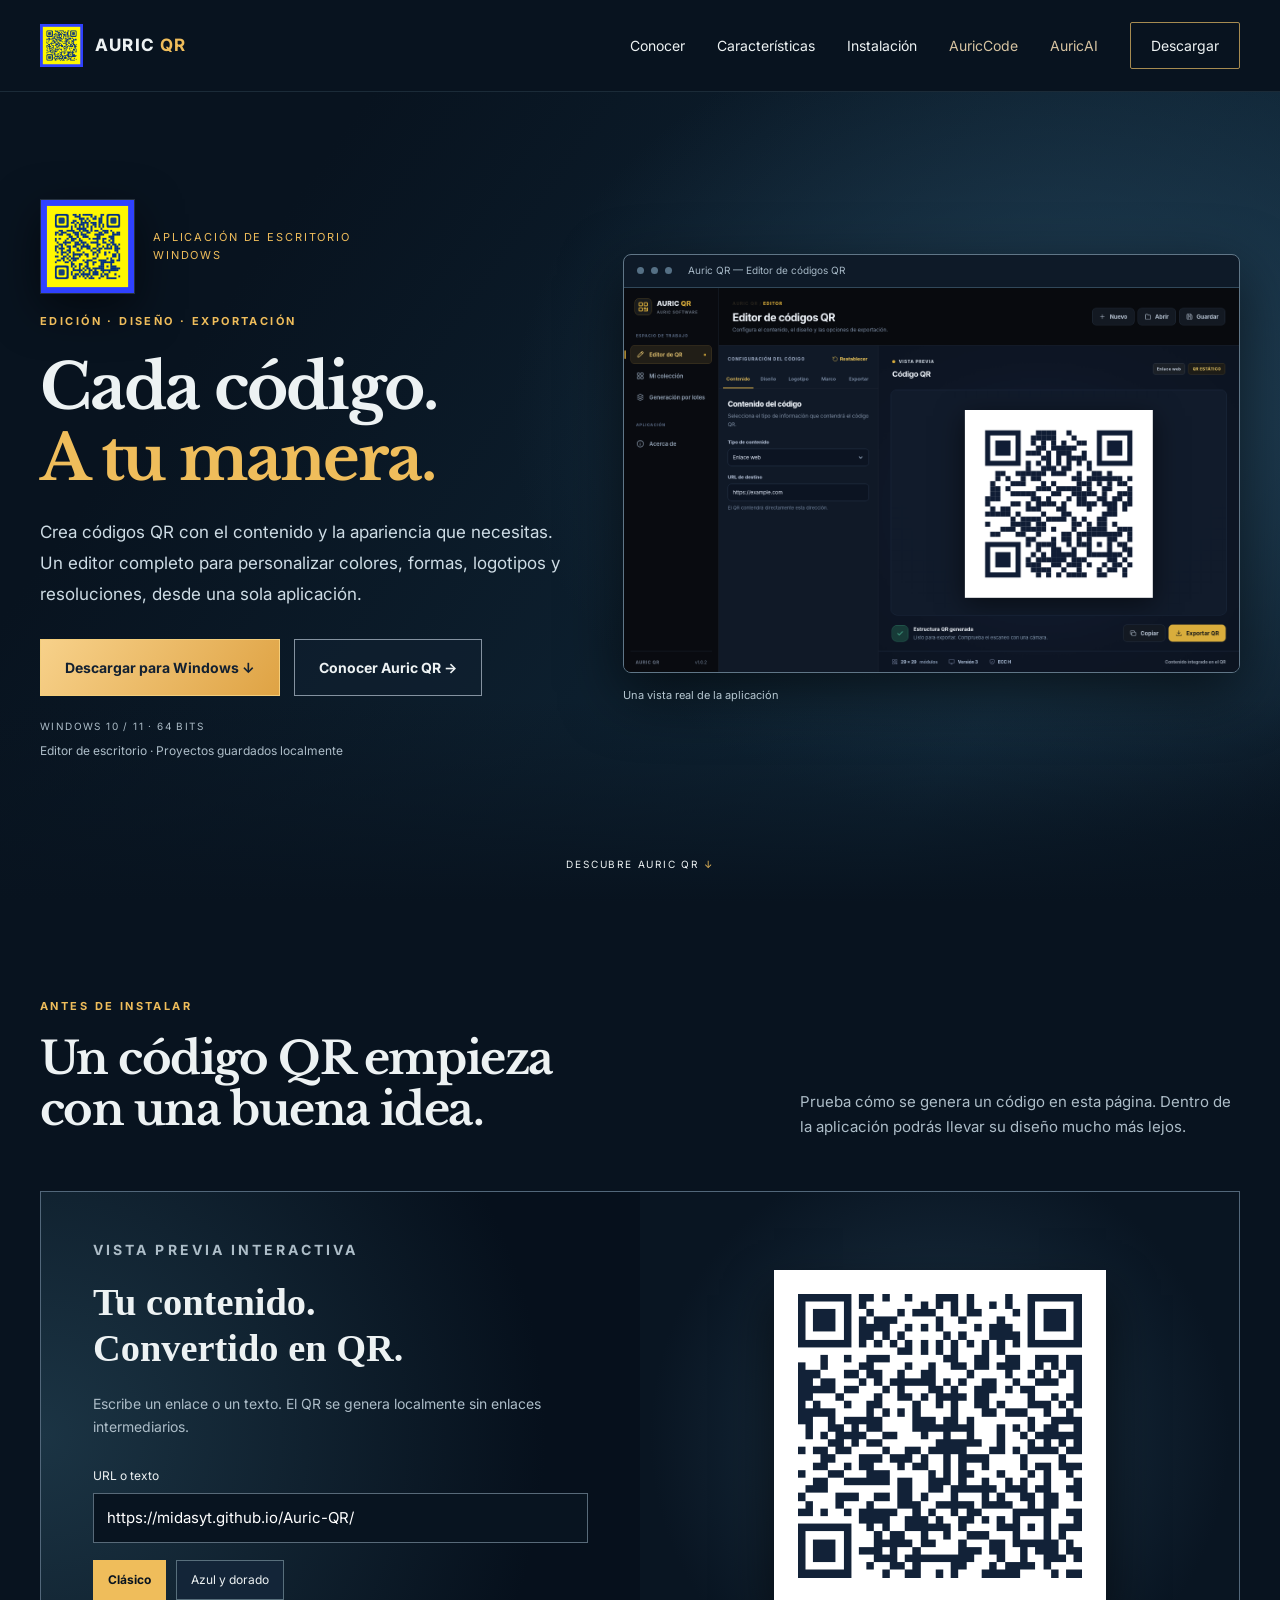
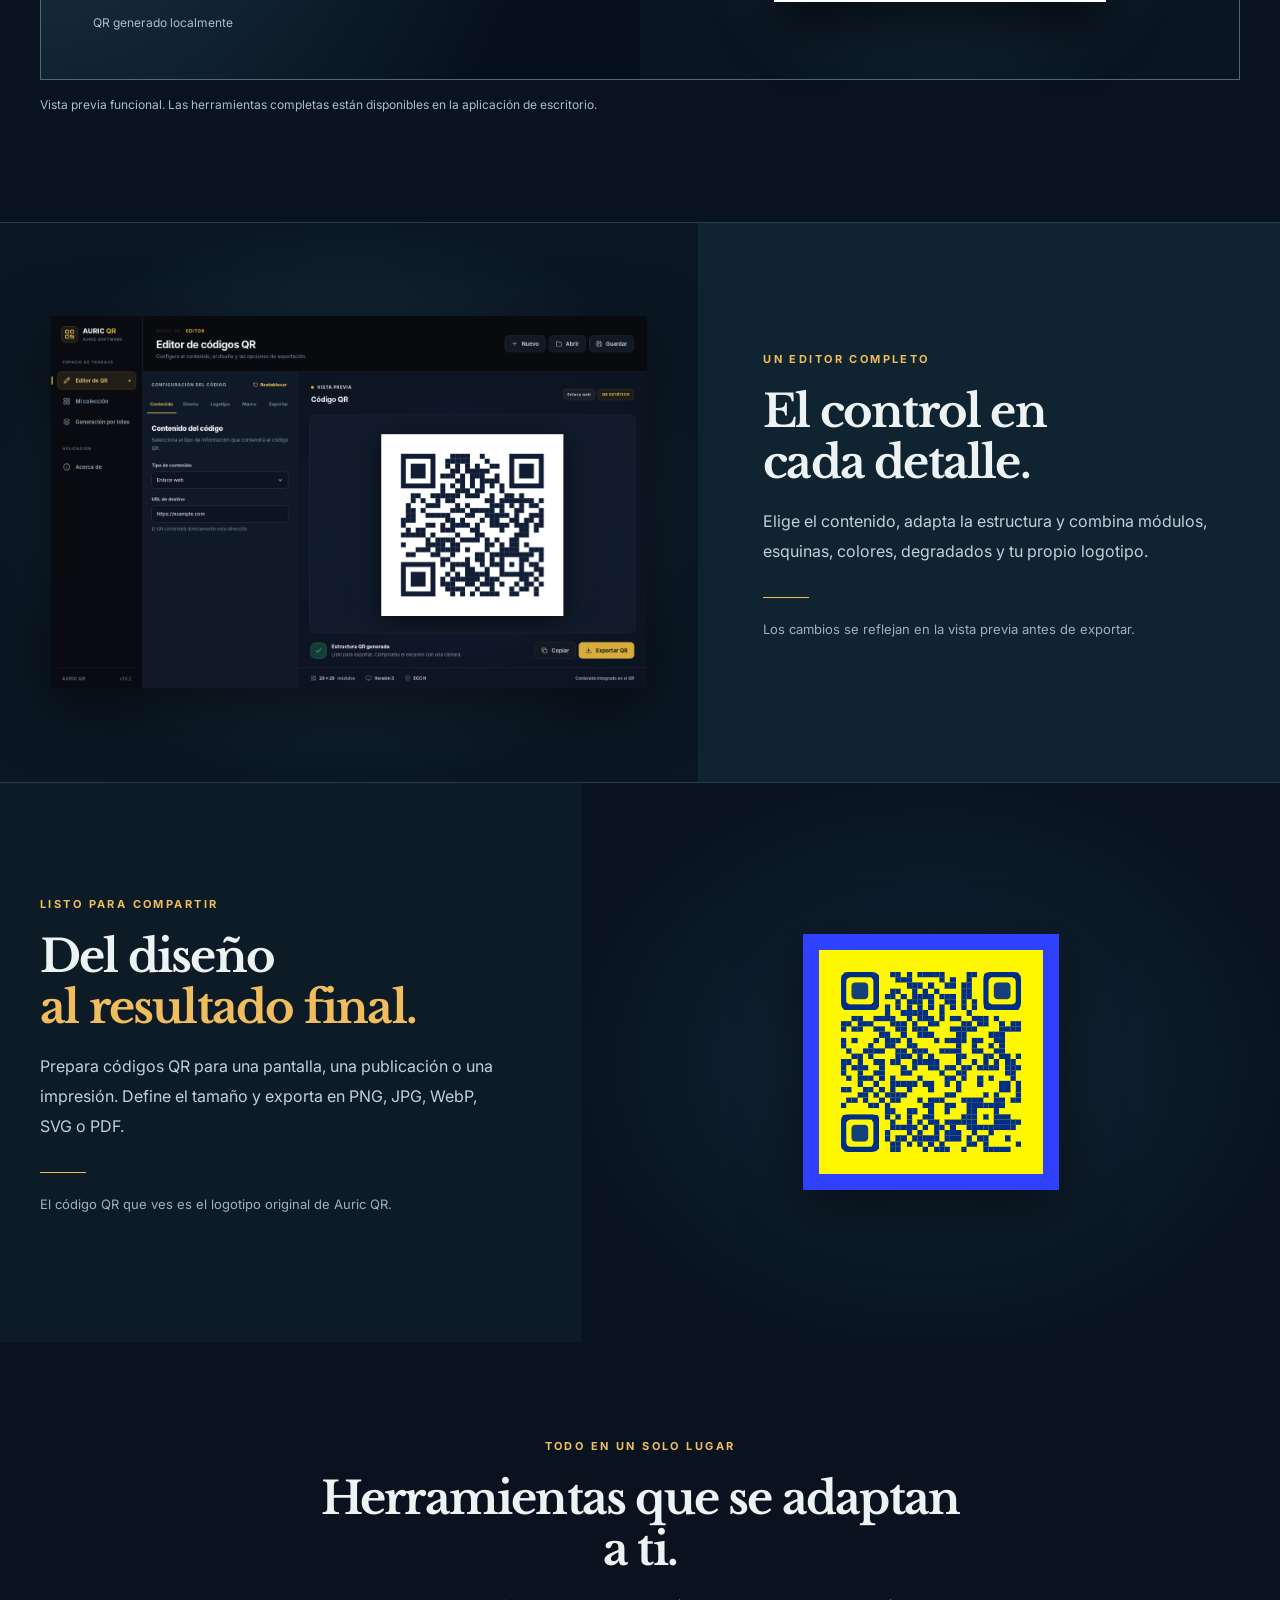
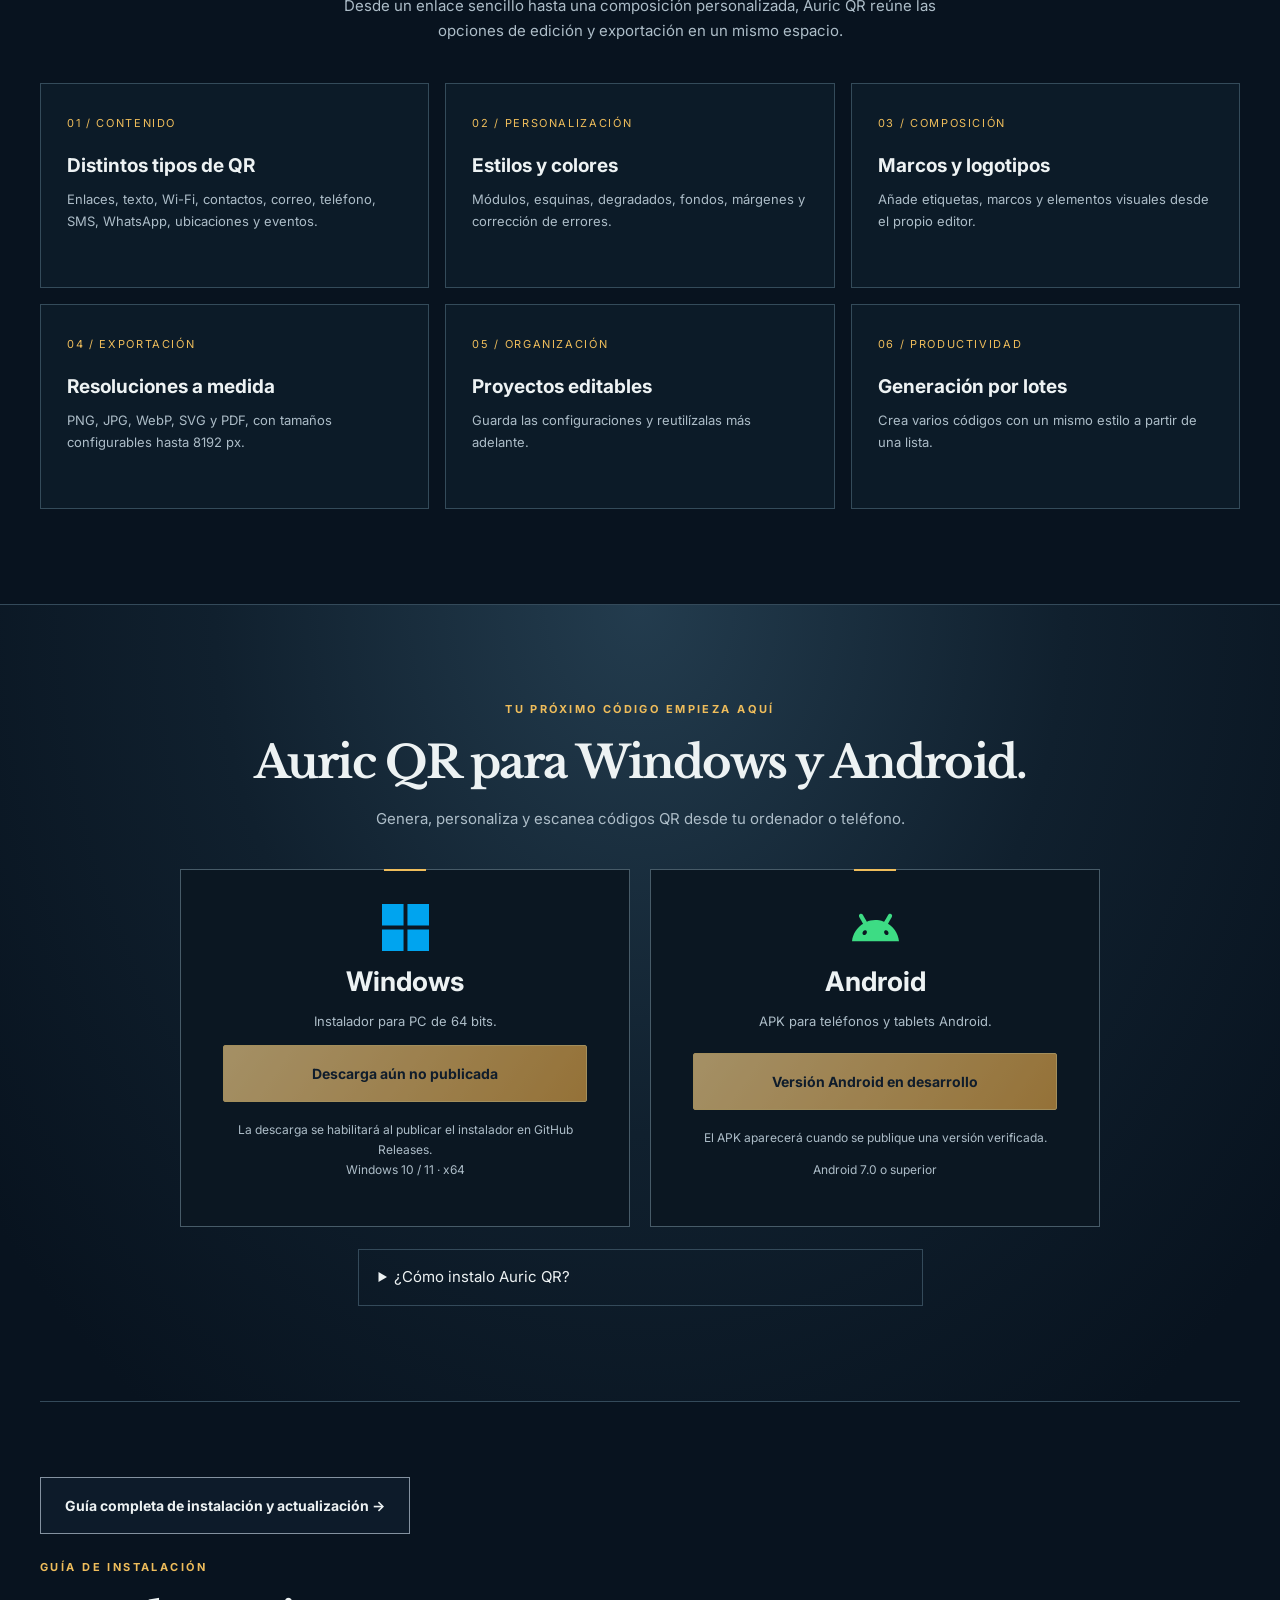
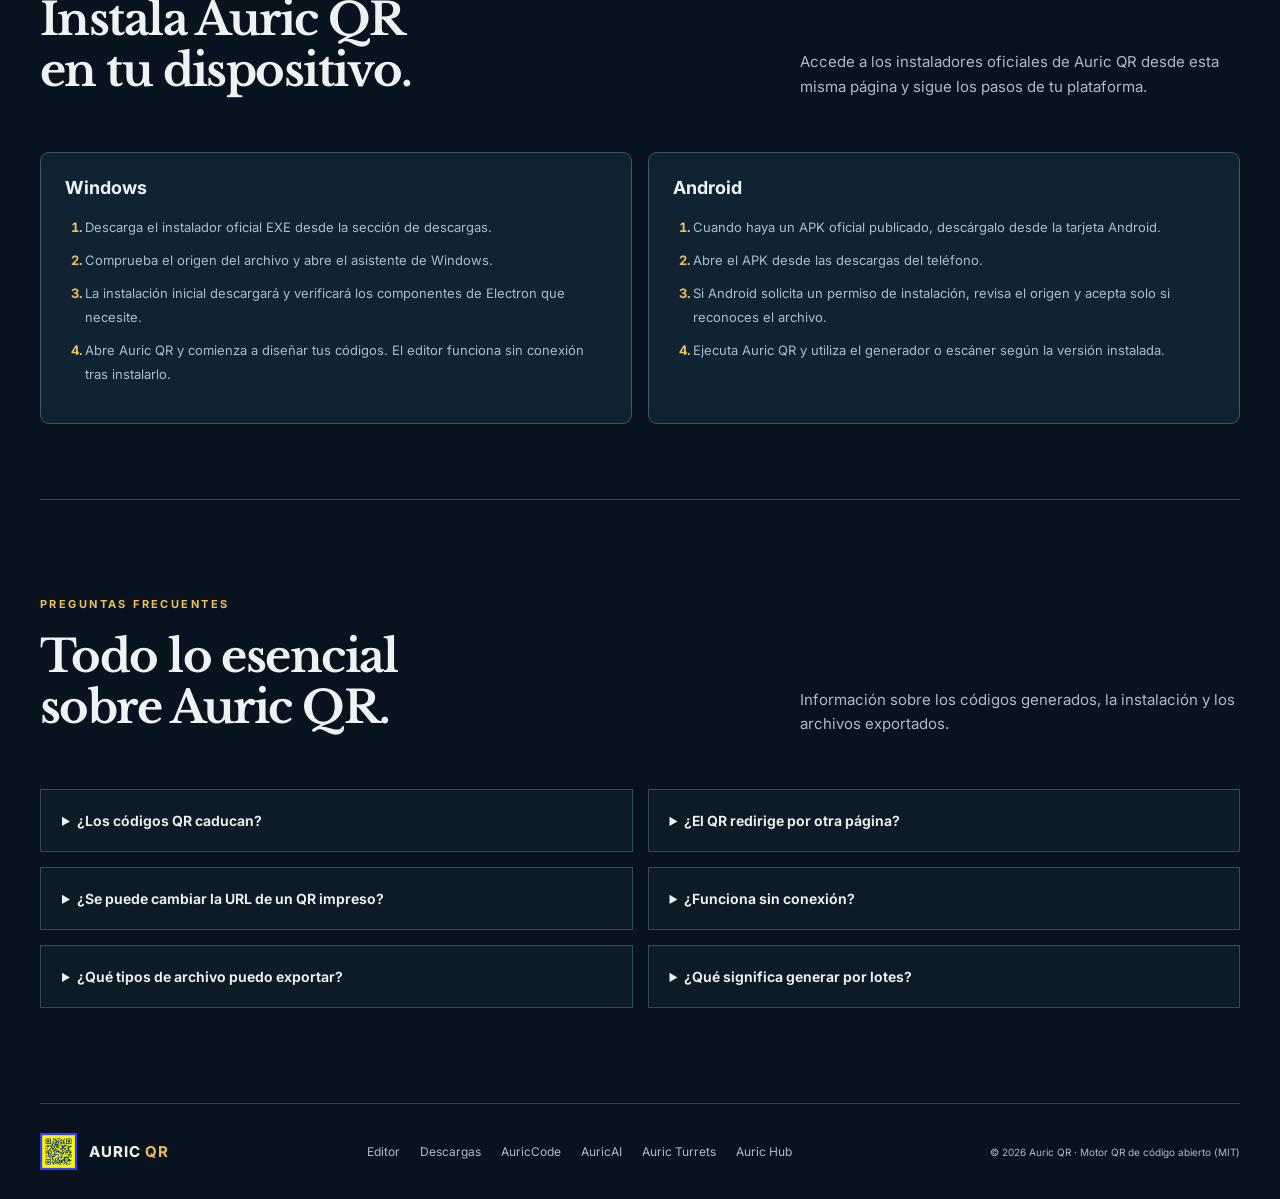
<file: index.html>
<!doctype html>
<html lang="es"><head><meta charset="utf-8"><meta name="viewport" content="width=device-width, initial-scale=1"><meta name="theme-color" content="#08131f"><meta name="description" content="Editor de códigos QR para Windows. Personalización, proyectos y exportación en múltiples formatos."><title>Auric QR — Diseña cada detalle</title><link rel="icon" href="assets/auric-qr-logo.png"><link rel="stylesheet" href="style.css"></head><body>
<header class="nav"><a href="#inicio" class="brand"><img src="assets/auric-qr-logo.png" width="43" height="43" alt=""><span>AURIC <b>QR</b></span></a><nav aria-label="Navegación principal"><a href="#conocer" class="hide-sm">Conocer</a><a href="#caracteristicas" class="hide-sm">Características</a><a href="#instalacion" class="hide-sm">Instalación</a><a class="hide-sm auric-sibling" href="https://auric-code-web.web.app/">AuricCode</a><a class="hide-sm auric-sibling" href="https://auric-ai-web.web.app/">AuricAI</a><a href="#descargar" class="nav-download">Descargar</a></nav></header>
<main>
<section id="inicio" class="hero"><div class="wrap hero-grid"><div class="hero-copy"><div class="hero-icon"><img src="assets/auric-qr-logo.png" width="256" height="256" alt="Logotipo oficial Auric QR"><span>APLICACIÓN DE ESCRITORIO<br>WINDOWS</span></div><p class="eyebrow">EDICIÓN · DISEÑO · EXPORTACIÓN</p><h1>Cada código.<br><em>A tu manera.</em></h1><p class="lead">Crea códigos QR con el contenido y la apariencia que necesitas. Un editor completo para personalizar colores, formas, logotipos y resoluciones, desde una sola aplicación.</p><div class="actions"><a href="#descargar" class="button gold">Descargar para Windows ↓</a><a href="#conocer" class="button glass">Conocer Auric QR →</a></div><p class="platforms">WINDOWS 10 / 11 · 64 BITS<span>Editor de escritorio · Proyectos guardados localmente</span></p></div><div><div class="screen-shell"><div class="screen-top"><i></i><i></i><i></i><span>Auric QR — Editor de códigos QR</span></div><img src="assets/auric-qr-editor.png" alt="Captura real de Auric QR con opciones del editor y código QR" width="1440" height="900"></div><p class="screen-note">Una vista real de la aplicación</p></div></div><a href="#conocer" class="explore">DESCUBRE AURIC QR <span>↓</span></a></section>
<section class="section wrap" id="conocer"><div class="section-heading"><div><p class="eyebrow">ANTES DE INSTALAR</p><h2>Un código QR empieza<br>con una buena idea.</h2></div><p>Prueba cómo se genera un código en esta página. Dentro de la aplicación podrás llevar su diseño mucho más lejos.</p></div><div class="demo-stage"><div class="demo-copy"><p class="eyebrow">VISTA PREVIA INTERACTIVA</p><h3>Tu contenido.<br>Convertido en QR.</h3><p>Escribe un enlace o un texto. El QR se genera localmente sin enlaces intermediarios.</p><label for="demo-input">URL o texto</label><input id="demo-input" type="text" maxlength="350" value="https://midasyt.github.io/Auric-QR/" spellcheck="false"><div class="demo-controls"><button id="classic" class="active" type="button">Clásico</button><button id="auric" type="button">Azul y dorado</button></div><div id="demo-status" class="demo-status" role="status">Código generado en el navegador.</div></div><div class="demo-preview"><div class="qr-paper" id="demo-qr" aria-label="QR de vista previa"></div></div></div><p class="small-foot">Vista previa funcional. Las herramientas completas están disponibles en la aplicación de escritorio.</p></section>
<section class="feature"><div class="feature-picture"><img src="assets/auric-qr-editor.png" width="1440" height="900" loading="lazy" alt="Interfaz real de Auric QR"></div><div class="feature-copy"><p class="eyebrow">UN EDITOR COMPLETO</p><h2>El control en<br>cada detalle.</h2><p>Elige el contenido, adapta la estructura y combina módulos, esquinas, colores, degradados y tu propio logotipo.</p><div class="small-rule"></div><p class="fine">Los cambios se reflejan en la vista previa antes de exportar.</p></div></section>
<section class="feature reverse"><div class="feature-picture"><img src="assets/auric-qr-logo.png" width="256" height="256" loading="lazy" alt="Logotipo QR original de la aplicación"></div><div class="feature-copy"><p class="eyebrow">LISTO PARA COMPARTIR</p><h2>Del diseño<br><em>al resultado final.</em></h2><p>Prepara códigos QR para una pantalla, una publicación o una impresión. Define el tamaño y exporta en PNG, JPG, WebP, SVG o PDF.</p><div class="small-rule"></div><p class="fine">El código QR que ves es el logotipo original de Auric QR.</p></div></section>
<section class="section wrap" id="caracteristicas"><div class="grid-head"><p class="eyebrow">TODO EN UN SOLO LUGAR</p><h2>Herramientas que se adaptan a ti.</h2><p>Desde un enlace sencillo hasta una composición personalizada, Auric QR reúne las opciones de edición y exportación en un mismo espacio.</p></div><div class="grid"><article class="tile"><span class="number">01 / CONTENIDO</span><h3>Distintos tipos de QR</h3><p>Enlaces, texto, Wi-Fi, contactos, correo, teléfono, SMS, WhatsApp, ubicaciones y eventos.</p></article><article class="tile"><span class="number">02 / PERSONALIZACIÓN</span><h3>Estilos y colores</h3><p>Módulos, esquinas, degradados, fondos, márgenes y corrección de errores.</p></article><article class="tile"><span class="number">03 / COMPOSICIÓN</span><h3>Marcos y logotipos</h3><p>Añade etiquetas, marcos y elementos visuales desde el propio editor.</p></article><article class="tile"><span class="number">04 / EXPORTACIÓN</span><h3>Resoluciones a medida</h3><p>PNG, JPG, WebP, SVG y PDF, con tamaños configurables hasta 8192 px.</p></article><article class="tile"><span class="number">05 / ORGANIZACIÓN</span><h3>Proyectos editables</h3><p>Guarda las configuraciones y reutilízalas más adelante.</p></article><article class="tile"><span class="number">06 / PRODUCTIVIDAD</span><h3>Generación por lotes</h3><p>Crea varios códigos con un mismo estilo a partir de una lista.</p></article></div></section>
<section class="section download-section" id="descargar"><div class="wrap"><p class="eyebrow">TU PRÓXIMO CÓDIGO EMPIEZA AQUÍ</p><h2>Auric QR para Windows y Android.</h2><p class="download-intro">Genera, personaliza y escanea códigos QR desde tu ordenador o teléfono.</p><div class="download-grid"><article class="download-card"><img class="platform-logo" src="assets/windows.svg" width="47" height="47" alt="Logo de Windows"><h3>Windows</h3><p>Instalador para PC de 64 bits.</p><a id="download-windows" aria-disabled="true" class="button gold">Comprobando versión disponible…</a><div class="download-info" id="release-info" role="status">Consultando la publicación oficial en GitHub Releases.</div><div class="download-info" id="release-size">Windows 10 / 11 · x64</div></article><article class="download-card"><img class="platform-logo" src="assets/android.svg" width="47" height="47" alt="Logo de Android"><h3>Android</h3><p>APK para teléfonos y tablets Android.</p><a id="download-android" class="button gold" aria-disabled="true">Versión Android en desarrollo</a><div class="download-info" id="android-release-info" role="status">El APK aparecerá cuando se publique una versión verificada.</div><div class="download-info" id="android-release-size">Android 7.0 o superior</div></article></div><details style="margin:22px auto 0;max-width:565px;text-align:left;border:1px solid #344a5a;padding:15px 20px"><summary>¿Cómo instalo Auric QR?</summary><p style="font-size:13px;color:var(--muted);margin:13px 0 0">Descarga y abre el instalador Windows. La primera instalación descarga y verifica Electron. Después puedes crear códigos QR sin conexión, sin instalar herramientas de programación.</p></details></div></section>
<section class="section wrap auric-install-guide" id="instalacion"><p style="margin:0 0 24px"><a class="button glass" href="instalar.html">Guía completa de instalación y actualización →</a></p><div class="section-heading"><div><p class="eyebrow">GUÍA DE INSTALACIÓN</p><h2>Instala Auric QR<br>en tu dispositivo.</h2></div><p>Accede a los instaladores oficiales de Auric QR desde esta misma página y sigue los pasos de tu plataforma.</p></div><div class="auric-install-grid"><article><h3>Windows</h3><ol><li>Descarga el instalador oficial EXE desde la sección de descargas.</li><li>Comprueba el origen del archivo y abre el asistente de Windows.</li><li>La instalación inicial descargará y verificará los componentes de Electron que necesite.</li><li>Abre Auric QR y comienza a diseñar tus códigos. El editor funciona sin conexión tras instalarlo.</li></ol></article><article><h3>Android</h3><ol><li>Cuando haya un APK oficial publicado, descárgalo desde la tarjeta Android.</li><li>Abre el APK desde las descargas del teléfono.</li><li>Si Android solicita un permiso de instalación, revisa el origen y acepta solo si reconoces el archivo.</li><li>Ejecuta Auric QR y utiliza el generador o escáner según la versión instalada.</li></ol></article></div></section>
<section class="section wrap" id="preguntas"><div class="section-heading"><div><p class="eyebrow">PREGUNTAS FRECUENTES</p><h2>Todo lo esencial<br>sobre Auric QR.</h2></div><p>Información sobre los códigos generados, la instalación y los archivos exportados.</p></div><div class="faq"><details><summary>¿Los códigos QR caducan?</summary><p>No. Son códigos estáticos. Si contienen una URL, esta dejará de funcionar solamente si el sitio de destino deja de estar disponible.</p></details><details><summary>¿El QR redirige por otra página?</summary><p>No. Auric QR codifica la dirección proporcionada directamente, sin incorporar enlaces intermediarios.</p></details><details><summary>¿Se puede cambiar la URL de un QR impreso?</summary><p>No. El contenido de los QR estáticos no puede editarse después de imprimirlos. Debes generar otro código.</p></details><details><summary>¿Funciona sin conexión?</summary><p>Después de instalar el editor puedes crear y exportar sin Internet. La instalación inicial necesita descargar Electron.</p></details><details><summary>¿Qué tipos de archivo puedo exportar?</summary><p>PNG, JPG, WebP, SVG y PDF. También puedes guardar proyectos editables.</p></details><details><summary>¿Qué significa generar por lotes?</summary><p>Crear varios códigos de una sola vez a partir de diferentes contenidos con un diseño compartido.</p></details></div></section>
</main>
<footer class="wrap footer"><a class="brand" href="#inicio"><img src="assets/auric-qr-logo.png" width="37" height="37" alt=""><span>AURIC <b>QR</b></span></a><div class="footer-links"><a href="#conocer">Editor</a><a href="#descargar">Descargas</a><a href="https://auric-code-web.web.app/">AuricCode</a><a href="https://auric-ai-web.web.app/">AuricAI</a><a href="https://auric-turrets.web.app/">Auric Turrets</a><a href="https://auric-hub.web.app/" target="_blank" rel="noopener noreferrer">Auric Hub</a></div><small>© 2026 Auric QR · Motor QR de código abierto (MIT)</small></footer><script>var QRCode;!function(){function a(a){this.mode=c.MODE_8BIT_BYTE,this.data=a,this.parsedData=[];for(var b=[],d=0,e=this.data.length;e>d;d++){var f=this.data.charCodeAt(d);f>65536?(b[0]=240|(1835008&f)>>>18,b[1]=128|(258048&f)>>>12,b[2]=128|(4032&f)>>>6,b[3]=128|63&f):f>2048?(b[0]=224|(61440&f)>>>12,b[1]=128|(4032&f)>>>6,b[2]=128|63&f):f>128?(b[0]=192|(1984&f)>>>6,b[1]=128|63&f):b[0]=f,this.parsedData=this.parsedData.concat(b)}this.parsedData.length!=this.data.length&&(this.parsedData.unshift(191),this.parsedData.unshift(187),this.parsedData.unshift(239))}function b(a,b){this.typeNumber=a,this.errorCorrectLevel=b,this.modules=null,this.moduleCount=0,this.dataCache=null,this.dataList=[]}function i(a,b){if(void 0==a.length)throw new Error(a.length+"/"+b);for(var c=0;c<a.length&&0==a[c];)c++;this.num=new Array(a.length-c+b);for(var d=0;d<a.length-c;d++)this.num[d]=a[d+c]}function j(a,b){this.totalCount=a,this.dataCount=b}function k(){this.buffer=[],this.length=0}function m(){return"undefined"!=typeof CanvasRenderingContext2D}function n(){var a=!1,b=navigator.userAgent;return/android/i.test(b)&&(a=!0,aMat=b.toString().match(/android ([0-9]\.[0-9])/i),aMat&&aMat[1]&&(a=parseFloat(aMat[1]))),a}function r(a,b){for(var c=1,e=s(a),f=0,g=l.length;g>=f;f++){var h=0;switch(b){case d.L:h=l[f][0];break;case d.M:h=l[f][1];break;case d.Q:h=l[f][2];break;case d.H:h=l[f][3]}if(h>=e)break;c++}if(c>l.length)throw new Error("Too long data");return c}function s(a){var b=encodeURI(a).toString().replace(/\%[0-9a-fA-F]{2}/g,"a");return b.length+(b.length!=a?3:0)}a.prototype={getLength:function(){return this.parsedData.length},write:function(a){for(var b=0,c=this.parsedData.length;c>b;b++)a.put(this.parsedData[b],8)}},b.prototype={addData:function(b){var c=new a(b);this.dataList.push(c),this.dataCache=null},isDark:function(a,b){if(0>a||this.moduleCount<=a||0>b||this.moduleCount<=b)throw new Error(a+","+b);return this.modules[a][b]},getModuleCount:function(){return this.moduleCount},make:function(){this.makeImpl(!1,this.getBestMaskPattern())},makeImpl:function(a,c){this.moduleCount=4*this.typeNumber+17,this.modules=new Array(this.moduleCount);for(var d=0;d<this.moduleCount;d++){this.modules[d]=new Array(this.moduleCount);for(var e=0;e<this.moduleCount;e++)this.modules[d][e]=null}this.setupPositionProbePattern(0,0),this.setupPositionProbePattern(this.moduleCount-7,0),this.setupPositionProbePattern(0,this.moduleCount-7),this.setupPositionAdjustPattern(),this.setupTimingPattern(),this.setupTypeInfo(a,c),this.typeNumber>=7&&this.setupTypeNumber(a),null==this.dataCache&&(this.dataCache=b.createData(this.typeNumber,this.errorCorrectLevel,this.dataList)),this.mapData(this.dataCache,c)},setupPositionProbePattern:function(a,b){for(var c=-1;7>=c;c++)if(!(-1>=a+c||this.moduleCount<=a+c))for(var d=-1;7>=d;d++)-1>=b+d||this.moduleCount<=b+d||(this.modules[a+c][b+d]=c>=0&&6>=c&&(0==d||6==d)||d>=0&&6>=d&&(0==c||6==c)||c>=2&&4>=c&&d>=2&&4>=d?!0:!1)},getBestMaskPattern:function(){for(var a=0,b=0,c=0;8>c;c++){this.makeImpl(!0,c);var d=f.getLostPoint(this);(0==c||a>d)&&(a=d,b=c)}return b},createMovieClip:function(a,b,c){var d=a.createEmptyMovieClip(b,c),e=1;this.make();for(var f=0;f<this.modules.length;f++)for(var g=f*e,h=0;h<this.modules[f].length;h++){var i=h*e,j=this.modules[f][h];j&&(d.beginFill(0,100),d.moveTo(i,g),d.lineTo(i+e,g),d.lineTo(i+e,g+e),d.lineTo(i,g+e),d.endFill())}return d},setupTimingPattern:function(){for(var a=8;a<this.moduleCount-8;a++)null==this.modules[a][6]&&(this.modules[a][6]=0==a%2);for(var b=8;b<this.moduleCount-8;b++)null==this.modules[6][b]&&(this.modules[6][b]=0==b%2)},setupPositionAdjustPattern:function(){for(var a=f.getPatternPosition(this.typeNumber),b=0;b<a.length;b++)for(var c=0;c<a.length;c++){var d=a[b],e=a[c];if(null==this.modules[d][e])for(var g=-2;2>=g;g++)for(var h=-2;2>=h;h++)this.modules[d+g][e+h]=-2==g||2==g||-2==h||2==h||0==g&&0==h?!0:!1}},setupTypeNumber:function(a){for(var b=f.getBCHTypeNumber(this.typeNumber),c=0;18>c;c++){var d=!a&&1==(1&b>>c);this.modules[Math.floor(c/3)][c%3+this.moduleCount-8-3]=d}for(var c=0;18>c;c++){var d=!a&&1==(1&b>>c);this.modules[c%3+this.moduleCount-8-3][Math.floor(c/3)]=d}},setupTypeInfo:function(a,b){for(var c=this.errorCorrectLevel<<3|b,d=f.getBCHTypeInfo(c),e=0;15>e;e++){var g=!a&&1==(1&d>>e);6>e?this.modules[e][8]=g:8>e?this.modules[e+1][8]=g:this.modules[this.moduleCount-15+e][8]=g}for(var e=0;15>e;e++){var g=!a&&1==(1&d>>e);8>e?this.modules[8][this.moduleCount-e-1]=g:9>e?this.modules[8][15-e-1+1]=g:this.modules[8][15-e-1]=g}this.modules[this.moduleCount-8][8]=!a},mapData:function(a,b){for(var c=-1,d=this.moduleCount-1,e=7,g=0,h=this.moduleCount-1;h>0;h-=2)for(6==h&&h--;;){for(var i=0;2>i;i++)if(null==this.modules[d][h-i]){var j=!1;g<a.length&&(j=1==(1&a[g]>>>e));var k=f.getMask(b,d,h-i);k&&(j=!j),this.modules[d][h-i]=j,e--,-1==e&&(g++,e=7)}if(d+=c,0>d||this.moduleCount<=d){d-=c,c=-c;break}}}},b.PAD0=236,b.PAD1=17,b.createData=function(a,c,d){for(var e=j.getRSBlocks(a,c),g=new k,h=0;h<d.length;h++){var i=d[h];g.put(i.mode,4),g.put(i.getLength(),f.getLengthInBits(i.mode,a)),i.write(g)}for(var l=0,h=0;h<e.length;h++)l+=e[h].dataCount;if(g.getLengthInBits()>8*l)throw new Error("code length overflow. ("+g.getLengthInBits()+">"+8*l+")");for(g.getLengthInBits()+4<=8*l&&g.put(0,4);0!=g.getLengthInBits()%8;)g.putBit(!1);for(;;){if(g.getLengthInBits()>=8*l)break;if(g.put(b.PAD0,8),g.getLengthInBits()>=8*l)break;g.put(b.PAD1,8)}return b.createBytes(g,e)},b.createBytes=function(a,b){for(var c=0,d=0,e=0,g=new Array(b.length),h=new Array(b.length),j=0;j<b.length;j++){var k=b[j].dataCount,l=b[j].totalCount-k;d=Math.max(d,k),e=Math.max(e,l),g[j]=new Array(k);for(var m=0;m<g[j].length;m++)g[j][m]=255&a.buffer[m+c];c+=k;var n=f.getErrorCorrectPolynomial(l),o=new i(g[j],n.getLength()-1),p=o.mod(n);h[j]=new Array(n.getLength()-1);for(var m=0;m<h[j].length;m++){var q=m+p.getLength()-h[j].length;h[j][m]=q>=0?p.get(q):0}}for(var r=0,m=0;m<b.length;m++)r+=b[m].totalCount;for(var s=new Array(r),t=0,m=0;d>m;m++)for(var j=0;j<b.length;j++)m<g[j].length&&(s[t++]=g[j][m]);for(var m=0;e>m;m++)for(var j=0;j<b.length;j++)m<h[j].length&&(s[t++]=h[j][m]);return s};for(var c={MODE_NUMBER:1,MODE_ALPHA_NUM:2,MODE_8BIT_BYTE:4,MODE_KANJI:8},d={L:1,M:0,Q:3,H:2},e={PATTERN000:0,PATTERN001:1,PATTERN010:2,PATTERN011:3,PATTERN100:4,PATTERN101:5,PATTERN110:6,PATTERN111:7},f={PATTERN_POSITION_TABLE:[[],[6,18],[6,22],[6,26],[6,30],[6,34],[6,22,38],[6,24,42],[6,26,46],[6,28,50],[6,30,54],[6,32,58],[6,34,62],[6,26,46,66],[6,26,48,70],[6,26,50,74],[6,30,54,78],[6,30,56,82],[6,30,58,86],[6,34,62,90],[6,28,50,72,94],[6,26,50,74,98],[6,30,54,78,102],[6,28,54,80,106],[6,32,58,84,110],[6,30,58,86,114],[6,34,62,90,118],[6,26,50,74,98,122],[6,30,54,78,102,126],[6,26,52,78,104,130],[6,30,56,82,108,134],[6,34,60,86,112,138],[6,30,58,86,114,142],[6,34,62,90,118,146],[6,30,54,78,102,126,150],[6,24,50,76,102,128,154],[6,28,54,80,106,132,158],[6,32,58,84,110,136,162],[6,26,54,82,110,138,166],[6,30,58,86,114,142,170]],G15:1335,G18:7973,G15_MASK:21522,getBCHTypeInfo:function(a){for(var b=a<<10;f.getBCHDigit(b)-f.getBCHDigit(f.G15)>=0;)b^=f.G15<<f.getBCHDigit(b)-f.getBCHDigit(f.G15);return(a<<10|b)^f.G15_MASK},getBCHTypeNumber:function(a){for(var b=a<<12;f.getBCHDigit(b)-f.getBCHDigit(f.G18)>=0;)b^=f.G18<<f.getBCHDigit(b)-f.getBCHDigit(f.G18);return a<<12|b},getBCHDigit:function(a){for(var b=0;0!=a;)b++,a>>>=1;return b},getPatternPosition:function(a){return f.PATTERN_POSITION_TABLE[a-1]},getMask:function(a,b,c){switch(a){case e.PATTERN000:return 0==(b+c)%2;case e.PATTERN001:return 0==b%2;case e.PATTERN010:return 0==c%3;case e.PATTERN011:return 0==(b+c)%3;case e.PATTERN100:return 0==(Math.floor(b/2)+Math.floor(c/3))%2;case e.PATTERN101:return 0==b*c%2+b*c%3;case e.PATTERN110:return 0==(b*c%2+b*c%3)%2;case e.PATTERN111:return 0==(b*c%3+(b+c)%2)%2;default:throw new Error("bad maskPattern:"+a)}},getErrorCorrectPolynomial:function(a){for(var b=new i([1],0),c=0;a>c;c++)b=b.multiply(new i([1,g.gexp(c)],0));return b},getLengthInBits:function(a,b){if(b>=1&&10>b)switch(a){case c.MODE_NUMBER:return 10;case c.MODE_ALPHA_NUM:return 9;case c.MODE_8BIT_BYTE:return 8;case c.MODE_KANJI:return 8;default:throw new Error("mode:"+a)}else if(27>b)switch(a){case c.MODE_NUMBER:return 12;case c.MODE_ALPHA_NUM:return 11;case c.MODE_8BIT_BYTE:return 16;case c.MODE_KANJI:return 10;default:throw new Error("mode:"+a)}else{if(!(41>b))throw new Error("type:"+b);switch(a){case c.MODE_NUMBER:return 14;case c.MODE_ALPHA_NUM:return 13;case c.MODE_8BIT_BYTE:return 16;case c.MODE_KANJI:return 12;default:throw new Error("mode:"+a)}}},getLostPoint:function(a){for(var b=a.getModuleCount(),c=0,d=0;b>d;d++)for(var e=0;b>e;e++){for(var f=0,g=a.isDark(d,e),h=-1;1>=h;h++)if(!(0>d+h||d+h>=b))for(var i=-1;1>=i;i++)0>e+i||e+i>=b||(0!=h||0!=i)&&g==a.isDark(d+h,e+i)&&f++;f>5&&(c+=3+f-5)}for(var d=0;b-1>d;d++)for(var e=0;b-1>e;e++){var j=0;a.isDark(d,e)&&j++,a.isDark(d+1,e)&&j++,a.isDark(d,e+1)&&j++,a.isDark(d+1,e+1)&&j++,(0==j||4==j)&&(c+=3)}for(var d=0;b>d;d++)for(var e=0;b-6>e;e++)a.isDark(d,e)&&!a.isDark(d,e+1)&&a.isDark(d,e+2)&&a.isDark(d,e+3)&&a.isDark(d,e+4)&&!a.isDark(d,e+5)&&a.isDark(d,e+6)&&(c+=40);for(var e=0;b>e;e++)for(var d=0;b-6>d;d++)a.isDark(d,e)&&!a.isDark(d+1,e)&&a.isDark(d+2,e)&&a.isDark(d+3,e)&&a.isDark(d+4,e)&&!a.isDark(d+5,e)&&a.isDark(d+6,e)&&(c+=40);for(var k=0,e=0;b>e;e++)for(var d=0;b>d;d++)a.isDark(d,e)&&k++;var l=Math.abs(100*k/b/b-50)/5;return c+=10*l}},g={glog:function(a){if(1>a)throw new Error("glog("+a+")");return g.LOG_TABLE[a]},gexp:function(a){for(;0>a;)a+=255;for(;a>=256;)a-=255;return g.EXP_TABLE[a]},EXP_TABLE:new Array(256),LOG_TABLE:new Array(256)},h=0;8>h;h++)g.EXP_TABLE[h]=1<<h;for(var h=8;256>h;h++)g.EXP_TABLE[h]=g.EXP_TABLE[h-4]^g.EXP_TABLE[h-5]^g.EXP_TABLE[h-6]^g.EXP_TABLE[h-8];for(var h=0;255>h;h++)g.LOG_TABLE[g.EXP_TABLE[h]]=h;i.prototype={get:function(a){return this.num[a]},getLength:function(){return this.num.length},multiply:function(a){for(var b=new Array(this.getLength()+a.getLength()-1),c=0;c<this.getLength();c++)for(var d=0;d<a.getLength();d++)b[c+d]^=g.gexp(g.glog(this.get(c))+g.glog(a.get(d)));return new i(b,0)},mod:function(a){if(this.getLength()-a.getLength()<0)return this;for(var b=g.glog(this.get(0))-g.glog(a.get(0)),c=new Array(this.getLength()),d=0;d<this.getLength();d++)c[d]=this.get(d);for(var d=0;d<a.getLength();d++)c[d]^=g.gexp(g.glog(a.get(d))+b);return new i(c,0).mod(a)}},j.RS_BLOCK_TABLE=[[1,26,19],[1,26,16],[1,26,13],[1,26,9],[1,44,34],[1,44,28],[1,44,22],[1,44,16],[1,70,55],[1,70,44],[2,35,17],[2,35,13],[1,100,80],[2,50,32],[2,50,24],[4,25,9],[1,134,108],[2,67,43],[2,33,15,2,34,16],[2,33,11,2,34,12],[2,86,68],[4,43,27],[4,43,19],[4,43,15],[2,98,78],[4,49,31],[2,32,14,4,33,15],[4,39,13,1,40,14],[2,121,97],[2,60,38,2,61,39],[4,40,18,2,41,19],[4,40,14,2,41,15],[2,146,116],[3,58,36,2,59,37],[4,36,16,4,37,17],[4,36,12,4,37,13],[2,86,68,2,87,69],[4,69,43,1,70,44],[6,43,19,2,44,20],[6,43,15,2,44,16],[4,101,81],[1,80,50,4,81,51],[4,50,22,4,51,23],[3,36,12,8,37,13],[2,116,92,2,117,93],[6,58,36,2,59,37],[4,46,20,6,47,21],[7,42,14,4,43,15],[4,133,107],[8,59,37,1,60,38],[8,44,20,4,45,21],[12,33,11,4,34,12],[3,145,115,1,146,116],[4,64,40,5,65,41],[11,36,16,5,37,17],[11,36,12,5,37,13],[5,109,87,1,110,88],[5,65,41,5,66,42],[5,54,24,7,55,25],[11,36,12],[5,122,98,1,123,99],[7,73,45,3,74,46],[15,43,19,2,44,20],[3,45,15,13,46,16],[1,135,107,5,136,108],[10,74,46,1,75,47],[1,50,22,15,51,23],[2,42,14,17,43,15],[5,150,120,1,151,121],[9,69,43,4,70,44],[17,50,22,1,51,23],[2,42,14,19,43,15],[3,141,113,4,142,114],[3,70,44,11,71,45],[17,47,21,4,48,22],[9,39,13,16,40,14],[3,135,107,5,136,108],[3,67,41,13,68,42],[15,54,24,5,55,25],[15,43,15,10,44,16],[4,144,116,4,145,117],[17,68,42],[17,50,22,6,51,23],[19,46,16,6,47,17],[2,139,111,7,140,112],[17,74,46],[7,54,24,16,55,25],[34,37,13],[4,151,121,5,152,122],[4,75,47,14,76,48],[11,54,24,14,55,25],[16,45,15,14,46,16],[6,147,117,4,148,118],[6,73,45,14,74,46],[11,54,24,16,55,25],[30,46,16,2,47,17],[8,132,106,4,133,107],[8,75,47,13,76,48],[7,54,24,22,55,25],[22,45,15,13,46,16],[10,142,114,2,143,115],[19,74,46,4,75,47],[28,50,22,6,51,23],[33,46,16,4,47,17],[8,152,122,4,153,123],[22,73,45,3,74,46],[8,53,23,26,54,24],[12,45,15,28,46,16],[3,147,117,10,148,118],[3,73,45,23,74,46],[4,54,24,31,55,25],[11,45,15,31,46,16],[7,146,116,7,147,117],[21,73,45,7,74,46],[1,53,23,37,54,24],[19,45,15,26,46,16],[5,145,115,10,146,116],[19,75,47,10,76,48],[15,54,24,25,55,25],[23,45,15,25,46,16],[13,145,115,3,146,116],[2,74,46,29,75,47],[42,54,24,1,55,25],[23,45,15,28,46,16],[17,145,115],[10,74,46,23,75,47],[10,54,24,35,55,25],[19,45,15,35,46,16],[17,145,115,1,146,116],[14,74,46,21,75,47],[29,54,24,19,55,25],[11,45,15,46,46,16],[13,145,115,6,146,116],[14,74,46,23,75,47],[44,54,24,7,55,25],[59,46,16,1,47,17],[12,151,121,7,152,122],[12,75,47,26,76,48],[39,54,24,14,55,25],[22,45,15,41,46,16],[6,151,121,14,152,122],[6,75,47,34,76,48],[46,54,24,10,55,25],[2,45,15,64,46,16],[17,152,122,4,153,123],[29,74,46,14,75,47],[49,54,24,10,55,25],[24,45,15,46,46,16],[4,152,122,18,153,123],[13,74,46,32,75,47],[48,54,24,14,55,25],[42,45,15,32,46,16],[20,147,117,4,148,118],[40,75,47,7,76,48],[43,54,24,22,55,25],[10,45,15,67,46,16],[19,148,118,6,149,119],[18,75,47,31,76,48],[34,54,24,34,55,25],[20,45,15,61,46,16]],j.getRSBlocks=function(a,b){var c=j.getRsBlockTable(a,b);if(void 0==c)throw new Error("bad rs block @ typeNumber:"+a+"/errorCorrectLevel:"+b);for(var d=c.length/3,e=[],f=0;d>f;f++)for(var g=c[3*f+0],h=c[3*f+1],i=c[3*f+2],k=0;g>k;k++)e.push(new j(h,i));return e},j.getRsBlockTable=function(a,b){switch(b){case d.L:return j.RS_BLOCK_TABLE[4*(a-1)+0];case d.M:return j.RS_BLOCK_TABLE[4*(a-1)+1];case d.Q:return j.RS_BLOCK_TABLE[4*(a-1)+2];case d.H:return j.RS_BLOCK_TABLE[4*(a-1)+3];default:return void 0}},k.prototype={get:function(a){var b=Math.floor(a/8);return 1==(1&this.buffer[b]>>>7-a%8)},put:function(a,b){for(var c=0;b>c;c++)this.putBit(1==(1&a>>>b-c-1))},getLengthInBits:function(){return this.length},putBit:function(a){var b=Math.floor(this.length/8);this.buffer.length<=b&&this.buffer.push(0),a&&(this.buffer[b]|=128>>>this.length%8),this.length++}};var l=[[17,14,11,7],[32,26,20,14],[53,42,32,24],[78,62,46,34],[106,84,60,44],[134,106,74,58],[154,122,86,64],[192,152,108,84],[230,180,130,98],[271,213,151,119],[321,251,177,137],[367,287,203,155],[425,331,241,177],[458,362,258,194],[520,412,292,220],[586,450,322,250],[644,504,364,280],[718,560,394,310],[792,624,442,338],[858,666,482,382],[929,711,509,403],[1003,779,565,439],[1091,857,611,461],[1171,911,661,511],[1273,997,715,535],[1367,1059,751,593],[1465,1125,805,625],[1528,1190,868,658],[1628,1264,908,698],[1732,1370,982,742],[1840,1452,1030,790],[1952,1538,1112,842],[2068,1628,1168,898],[2188,1722,1228,958],[2303,1809,1283,983],[2431,1911,1351,1051],[2563,1989,1423,1093],[2699,2099,1499,1139],[2809,2213,1579,1219],[2953,2331,1663,1273]],o=function(){var a=function(a,b){this._el=a,this._htOption=b};return a.prototype.draw=function(a){function g(a,b){var c=document.createElementNS("http://www.w3.org/2000/svg",a);for(var d in b)b.hasOwnProperty(d)&&c.setAttribute(d,b[d]);return c}var b=this._htOption,c=this._el,d=a.getModuleCount();Math.floor(b.width/d),Math.floor(b.height/d),this.clear();var h=g("svg",{viewBox:"0 0 "+String(d)+" "+String(d),width:"100%",height:"100%",fill:b.colorLight});h.setAttributeNS("http://www.w3.org/2000/xmlns/","xmlns:xlink","http://www.w3.org/1999/xlink"),c.appendChild(h),h.appendChild(g("rect",{fill:b.colorDark,width:"1",height:"1",id:"template"}));for(var i=0;d>i;i++)for(var j=0;d>j;j++)if(a.isDark(i,j)){var k=g("use",{x:String(i),y:String(j)});k.setAttributeNS("http://www.w3.org/1999/xlink","href","#template"),h.appendChild(k)}},a.prototype.clear=function(){for(;this._el.hasChildNodes();)this._el.removeChild(this._el.lastChild)},a}(),p="svg"===document.documentElement.tagName.toLowerCase(),q=p?o:m()?function(){function a(){this._elImage.src=this._elCanvas.toDataURL("image/png"),this._elImage.style.display="block",this._elCanvas.style.display="none"}function d(a,b){var c=this;if(c._fFail=b,c._fSuccess=a,null===c._bSupportDataURI){var d=document.createElement("img"),e=function(){c._bSupportDataURI=!1,c._fFail&&_fFail.call(c)},f=function(){c._bSupportDataURI=!0,c._fSuccess&&c._fSuccess.call(c)};return d.onabort=e,d.onerror=e,d.onload=f,d.src="[data-uri]",void 0}c._bSupportDataURI===!0&&c._fSuccess?c._fSuccess.call(c):c._bSupportDataURI===!1&&c._fFail&&c._fFail.call(c)}if(this._android&&this._android<=2.1){var b=1/window.devicePixelRatio,c=CanvasRenderingContext2D.prototype.drawImage;CanvasRenderingContext2D.prototype.drawImage=function(a,d,e,f,g,h,i,j){if("nodeName"in a&&/img/i.test(a.nodeName))for(var l=arguments.length-1;l>=1;l--)arguments[l]=arguments[l]*b;else"undefined"==typeof j&&(arguments[1]*=b,arguments[2]*=b,arguments[3]*=b,arguments[4]*=b);c.apply(this,arguments)}}var e=function(a,b){this._bIsPainted=!1,this._android=n(),this._htOption=b,this._elCanvas=document.createElement("canvas"),this._elCanvas.width=b.width,this._elCanvas.height=b.height,a.appendChild(this._elCanvas),this._el=a,this._oContext=this._elCanvas.getContext("2d"),this._bIsPainted=!1,this._elImage=document.createElement("img"),this._elImage.style.display="none",this._el.appendChild(this._elImage),this._bSupportDataURI=null};return e.prototype.draw=function(a){var b=this._elImage,c=this._oContext,d=this._htOption,e=a.getModuleCount(),f=d.width/e,g=d.height/e,h=Math.round(f),i=Math.round(g);b.style.display="none",this.clear();for(var j=0;e>j;j++)for(var k=0;e>k;k++){var l=a.isDark(j,k),m=k*f,n=j*g;c.strokeStyle=l?d.colorDark:d.colorLight,c.lineWidth=1,c.fillStyle=l?d.colorDark:d.colorLight,c.fillRect(m,n,f,g),c.strokeRect(Math.floor(m)+.5,Math.floor(n)+.5,h,i),c.strokeRect(Math.ceil(m)-.5,Math.ceil(n)-.5,h,i)}this._bIsPainted=!0},e.prototype.makeImage=function(){this._bIsPainted&&d.call(this,a)},e.prototype.isPainted=function(){return this._bIsPainted},e.prototype.clear=function(){this._oContext.clearRect(0,0,this._elCanvas.width,this._elCanvas.height),this._bIsPainted=!1},e.prototype.round=function(a){return a?Math.floor(1e3*a)/1e3:a},e}():function(){var a=function(a,b){this._el=a,this._htOption=b};return a.prototype.draw=function(a){for(var b=this._htOption,c=this._el,d=a.getModuleCount(),e=Math.floor(b.width/d),f=Math.floor(b.height/d),g=['<table style="border:0;border-collapse:collapse;">'],h=0;d>h;h++){g.push("<tr>");for(var i=0;d>i;i++)g.push('<td style="border:0;border-collapse:collapse;padding:0;margin:0;width:'+e+"px;height:"+f+"px;background-color:"+(a.isDark(h,i)?b.colorDark:b.colorLight)+';"></td>');g.push("</tr>")}g.push("</table>"),c.innerHTML=g.join("");var j=c.childNodes[0],k=(b.width-j.offsetWidth)/2,l=(b.height-j.offsetHeight)/2;k>0&&l>0&&(j.style.margin=l+"px "+k+"px")},a.prototype.clear=function(){this._el.innerHTML=""},a}();QRCode=function(a,b){if(this._htOption={width:256,height:256,typeNumber:4,colorDark:"#000000",colorLight:"#ffffff",correctLevel:d.H},"string"==typeof b&&(b={text:b}),b)for(var c in b)this._htOption[c]=b[c];"string"==typeof a&&(a=document.getElementById(a)),this._android=n(),this._el=a,this._oQRCode=null,this._oDrawing=new q(this._el,this._htOption),this._htOption.text&&this.makeCode(this._htOption.text)},QRCode.prototype.makeCode=function(a){this._oQRCode=new b(r(a,this._htOption.correctLevel),this._htOption.correctLevel),this._oQRCode.addData(a),this._oQRCode.make(),this._el.title=a,this._oDrawing.draw(this._oQRCode),this.makeImage()},QRCode.prototype.makeImage=function(){"function"==typeof this._oDrawing.makeImage&&(!this._android||this._android>=3)&&this._oDrawing.makeImage()},QRCode.prototype.clear=function(){this._oDrawing.clear()},QRCode.CorrectLevel=d}();</script><script>
(()=>{
const $=id=>document.getElementById(id),input=$('demo-input'),holder=$('demo-qr'),status=$('demo-status');let auric=false;
function preview(){const text=input.value.trim();holder.textContent='';if(!text){status.textContent='Escribe una URL o texto.';return}try{new QRCode(holder,{text:text,width:266,height:266,colorDark:auric?'#1245b5':'#122238',colorLight:auric?'#fff400':'#ffffff',correctLevel:QRCode.CorrectLevel.H});holder.style.background=auric?'#fff400':'white';status.textContent='QR generado localmente';}catch(e){status.textContent='El contenido supera el límite de esta vista previa.';}}
input.addEventListener('input',preview);
$('classic').addEventListener('click',()=>{auric=false;$('classic').classList.add('active');$('auric').classList.remove('active');preview()});
$('auric').addEventListener('click',()=>{auric=true;$('auric').classList.add('active');$('classic').classList.remove('active');preview()});
preview();
const button=$('download-windows'),info=$('release-info'),size=$('release-size');
fetch('https://api.github.com/repos/MIDASYT/Auric-QR/releases/latest',{headers:{Accept:'application/vnd.github+json'}}).then(r=>{if(!r.ok)throw Error('no release');return r.json()}).then(r=>{const a=(r.assets||[]).find(x=>/^Auric-QR-Setup-\d+\.\d+\.\d+\.exe$/i.test(x.name));if(!a || !/^https:\/\/github\.com\/MIDASYT\/Auric-QR\/releases\/download\//i.test(a.browser_download_url))throw Error('no asset');button.href=a.browser_download_url;button.removeAttribute('aria-disabled');button.textContent='Descargar para Windows ↓';info.textContent='Versión '+String(r.tag_name||'').replace(/^v/i,'')+' · descarga directa del instalador';size.textContent=(a.size/1048576).toFixed(1)+' MB · Windows x64';const apk=(r.assets||[]).find(x=>/^Auric-QR-Android-\d+\.\d+\.\d+\.apk$/i.test(x.name));const mobile=$('download-android');if(apk && /^https:\/\/github\.com\/MIDASYT\/Auric-QR\/releases\/download\//i.test(apk.browser_download_url)){mobile.href=apk.browser_download_url;mobile.removeAttribute('aria-disabled');mobile.textContent='Descargar para Android ↓';$('android-release-info').textContent='Versión '+String(r.tag_name||'').replace(/^v/i,'')+' · descarga directa del APK';$('android-release-size').textContent=(apk.size/1048576).toFixed(1)+' MB · Android';}}).catch(()=>{button.removeAttribute('href');button.setAttribute('aria-disabled','true');button.textContent='Descarga aún no publicada';info.textContent='La descarga se habilitará al publicar el instalador en GitHub Releases.';});
})();</script></body></html>
</file>
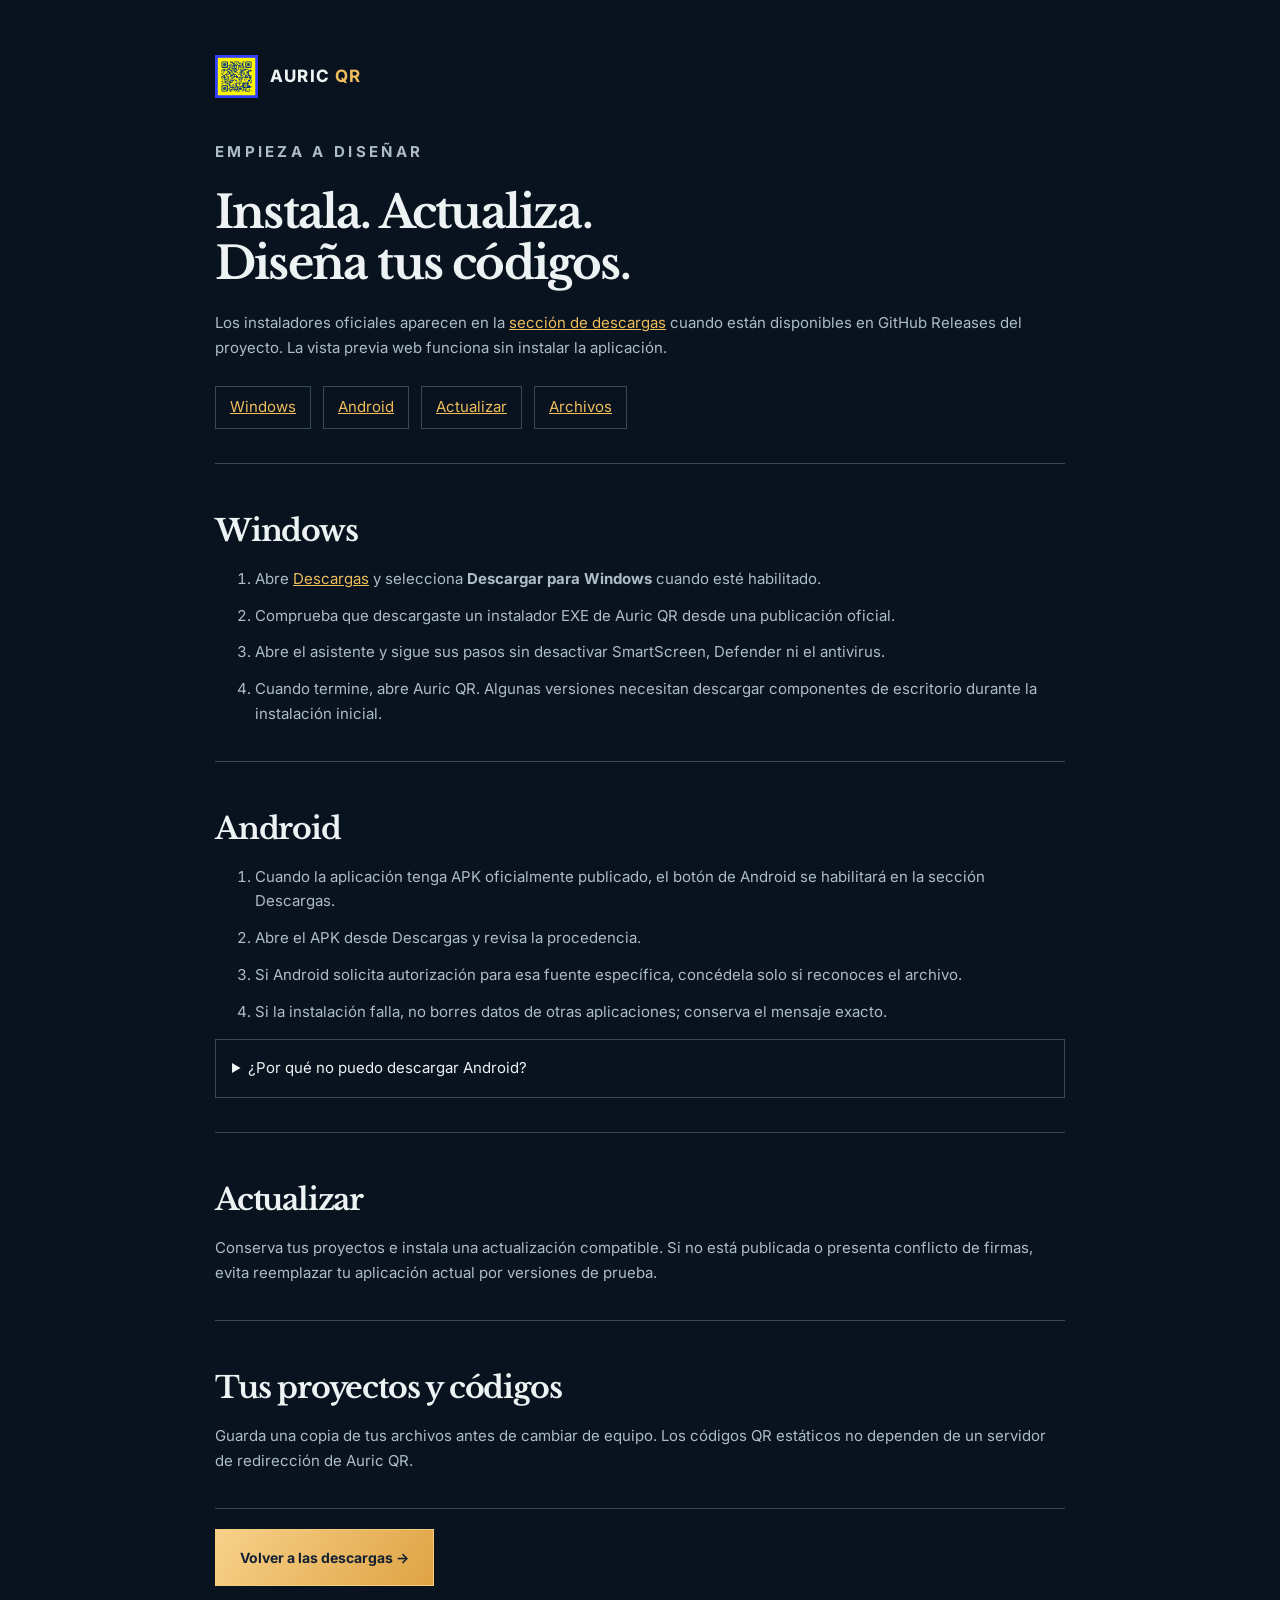
<file: instalar.html>
<!doctype html><html lang="es"><head><meta charset="utf-8"><meta name="viewport" content="width=device-width,initial-scale=1"><meta name="theme-color" content="#08131f"><meta name="description" content="Instalar y actualizar Auric QR en Windows y Android."><title>Instalar y actualizar — Auric QR</title><link rel="icon" href="assets/auric-qr-logo.png"><link rel="stylesheet" href="style.css"></head><body><main class="wrap install-page"><a class="brand" href="./"><img src="assets/auric-qr-logo.png" width="44" height="44" alt=""><span>AURIC <b>QR</b></span></a><p class="eyebrow">EMPIEZA A DISEÑAR</p><h1>Instala. Actualiza.<br>Diseña tus códigos.</h1><p>Los instaladores oficiales aparecen en la <a href="./#descargar">sección de descargas</a> cuando están disponibles en GitHub Releases del proyecto. La vista previa web funciona sin instalar la aplicación.</p><nav class="install-index"><a href="#windows">Windows</a><a href="#android">Android</a><a href="#actualizar">Actualizar</a><a href="#datos">Archivos</a></nav>
<section id="windows"><h2>Windows</h2><ol><li>Abre <a href="./#descargar">Descargas</a> y selecciona <strong>Descargar para Windows</strong> cuando esté habilitado.</li><li>Comprueba que descargaste un instalador EXE de Auric QR desde una publicación oficial.</li><li>Abre el asistente y sigue sus pasos sin desactivar SmartScreen, Defender ni el antivirus.</li><li>Cuando termine, abre Auric QR. Algunas versiones necesitan descargar componentes de escritorio durante la instalación inicial.</li></ol></section>
<section id="android"><h2>Android</h2><ol><li>Cuando la aplicación tenga APK oficialmente publicado, el botón de Android se habilitará en la sección Descargas.</li><li>Abre el APK desde Descargas y revisa la procedencia.</li><li>Si Android solicita autorización para esa fuente específica, concédela solo si reconoces el archivo.</li><li>Si la instalación falla, no borres datos de otras aplicaciones; conserva el mensaje exacto.</li></ol><details><summary>¿Por qué no puedo descargar Android?</summary><p>Si el botón indica que todavía no está publicado, no hay un APK de producción verificado disponible en esa versión.</p></details></section>
<section id="actualizar"><h2>Actualizar</h2><p>Conserva tus proyectos e instala una actualización compatible. Si no está publicada o presenta conflicto de firmas, evita reemplazar tu aplicación actual por versiones de prueba.</p></section><section id="datos"><h2>Tus proyectos y códigos</h2><p>Guarda una copia de tus archivos antes de cambiar de equipo. Los códigos QR estáticos no dependen de un servidor de redirección de Auric QR.</p></section><section><a class="button gold" href="./#descargar">Volver a las descargas →</a></section></main></body></html>
</file>
<file: style.css>
@font-face{font-family:Inter;src:url('assets/Inter-Regular.ttf') format('truetype');font-display:swap;font-weight:100 900}
@font-face{font-family:Baskerville;src:url('assets/LibreBaskerville.ttf') format('truetype');font-display:swap;font-weight:400 700}
:root{color-scheme:dark;--ink:#08131f;--steel:#172b3c;--line:#344a5a;--paper:#edf2f3;--muted:#adbdc8;--gold:#efbd5b;--cyan:#87d2e9}
*{box-sizing:border-box}html{scroll-behavior:smooth;scroll-padding-top:95px}body{margin:0;background:var(--ink);color:var(--paper);font:15px/1.65 Inter,"Segoe UI",sans-serif}a{color:inherit;text-decoration:none}button,input{font:inherit}button{cursor:pointer}img{display:block;max-width:100%;object-fit:contain}a:focus-visible,button:focus-visible,input:focus-visible,summary:focus-visible{outline:3px solid var(--cyan);outline-offset:4px}h1,h2{font-family:Baskerville,Georgia,serif;letter-spacing:-.04em;line-height:1.14}h1{font-size:clamp(38px,4.9vw,72px);margin:22px 0}h2{font-size:clamp(30px,3.5vw,49px);margin:0 0 19px}h3{line-height:1.2}p{margin-top:0}.wrap{width:min(1200px,calc(100% - 80px));margin:auto}.eyebrow{font-size:11px;font-weight:700;letter-spacing:.22em;color:var(--gold);margin-bottom:18px}.section{padding:95px 0}.nav{position:relative;z-index:5;display:flex;align-items:center;justify-content:space-between;padding:20px 40px;min-height:92px;border-bottom:1px solid #344a5a70;background:#08131f}.brand{display:flex;align-items:center;gap:12px;font-size:17px;font-weight:750;letter-spacing:.07em}.brand img{width:43px;height:43px}.brand b{color:var(--gold)}.nav nav{display:flex;align-items:center;gap:32px;font-size:14px}.nav a:hover,.footer a:hover{color:var(--gold)}.nav-download{padding:11px 20px;border:1px solid #a68b51;border-radius:2px}.hero{background:radial-gradient(ellipse 60% 70% at 85% 40%,#224157,transparent 75%),linear-gradient(125deg,#08131f 20%,#102738 77%,#0a1724);min-height:810px;display:flex;align-items:center;position:relative;overflow:hidden}.hero:before{content:"";position:absolute;inset:0;background:linear-gradient(0deg,var(--ink),transparent 25%)}.hero-grid{display:grid;grid-template-columns:.94fr 1.06fr;gap:35px;align-items:center;padding:80px 0 105px;position:relative;z-index:1}.hero-icon{display:flex;align-items:center;gap:18px;margin-bottom:18px}.hero-icon img{width:95px;height:95px;border:1px solid #65708055;box-shadow:0 15px 45px #0008}.hero-icon span{color:var(--gold);font-size:11px;letter-spacing:.17em}.hero h1 em,h2 em{font-style:normal;color:var(--gold)}.lead{color:#cedce5;font-size:17px;line-height:1.83;max-width:520px}.actions{display:flex;gap:14px;flex-wrap:wrap;margin-top:29px}.button{display:inline-flex;justify-content:center;align-items:center;gap:15px;padding:16px 24px;min-height:54px;border:1px solid transparent;font-weight:700;font-size:14px;transition:transform .15s;cursor:pointer}.button:hover{transform:translateY(-2px)}.gold{color:#122031;background:linear-gradient(125deg,#f7d18a,#dfa344);border-color:#f4ce7b}.glass{border-color:#8492a0;background:#102030ab}.platforms{font-size:10px;letter-spacing:.14em;color:var(--muted);margin-top:22px}.platforms span{display:block;font-size:12px;letter-spacing:0;margin-top:6px}.screen-shell{border:1px solid #607687;border-radius:8px;overflow:hidden;box-shadow:0 20px 60px #0009;background:#0e1a28}.screen-top{height:33px;display:flex;align-items:center;gap:7px;padding:0 13px;border-bottom:1px solid #31485a}.screen-top i{display:block;width:7px;height:7px;border-radius:50%;background:#557085}.screen-top span{margin-left:9px;font-size:10px;color:#a6b8c6}.screen-shell img{width:100%;height:auto;aspect-ratio:1440/900;object-fit:contain}.screen-note{font-size:11px;margin-top:13px;color:#b6c7d1}.explore{position:absolute;bottom:30px;left:50%;transform:translateX(-50%);z-index:2;font-size:10px;letter-spacing:.18em;white-space:nowrap}.explore span{color:var(--gold)}.section-heading{display:grid;grid-template-columns:1.3fr .8fr;gap:45px;align-items:end;margin-bottom:37px}.section-heading p:last-child{font-size:15px;color:var(--muted)}.demo-stage{display:grid;grid-template-columns:1fr 1fr;border:1px solid #52677a;min-height:440px}.demo-copy{padding:46px 52px;background:radial-gradient(circle at left,#1b3444,#06101c 78%);display:flex;flex-direction:column;justify-content:center}.demo-copy h3{font-family:Georgia,serif;font-size:clamp(26px,3vw,40px);line-height:1.2;margin:0 0 20px}.demo-copy p{color:var(--muted);font-size:14px}.demo-copy label{display:block;margin:14px 0 7px;font-size:12px}.demo-copy input{padding:12px 13px;width:100%;background:#081420;color:#fff;border:1px solid #586a79}.demo-controls{display:flex;gap:10px;margin-top:17px;flex-wrap:wrap}.demo-controls button{background:#132538;color:var(--paper);border:1px solid #586f7c;padding:9px 14px;font-size:12px}.demo-controls .active{background:#efbd5b;color:#08131f;font-weight:700;border-color:#efbd5b}.demo-preview{display:flex;align-items:center;justify-content:center;padding:34px;background:radial-gradient(circle,#1e3649,#091522 75%)}.qr-paper{background:white;padding:24px;width:min(100%,332px);aspect-ratio:1;box-shadow:0 25px 45px #0009;display:grid;place-items:center}.qr-paper img,.qr-paper canvas{width:100%;height:100%;object-fit:contain}.demo-status{font-size:12px;margin-top:13px;color:var(--muted)}.small-foot{font-size:12px;color:var(--muted);margin-top:15px}.feature{display:grid;grid-template-columns:1.2fr 1fr;min-height:560px;border-top:1px solid #273d4a}.feature-picture{display:flex;align-items:center;justify-content:center;min-width:0;padding:clamp(25px,4vw,70px);background:radial-gradient(ellipse,#21384a,#0a1723 73%)}.feature-picture img{width:100%;height:auto;max-height:480px;object-fit:contain;filter:drop-shadow(0 18px 30px #0008)}.feature-copy{display:flex;flex-direction:column;justify-content:center;padding:65px max(40px,calc((100vw - 1200px)/2)) 65px 65px;background:#102331}.feature-copy h2{max-width:550px}.feature-copy p:not(.eyebrow){font-size:16px;color:#c2d0db;line-height:1.85;max-width:470px}.small-rule{width:46px;height:1px;background:var(--gold);margin:15px 0 19px}.feature-copy p.fine{font-size:13px;color:#9fb0bd}.feature.reverse{grid-template-columns:1fr 1.2fr}.feature.reverse .feature-picture{order:2;background:radial-gradient(ellipse,#142839,#08131f 75%)}.feature.reverse .feature-picture img{max-height:390px;max-width:75%;width:auto;aspect-ratio:1}.feature.reverse .feature-copy{background:#0d1b27;padding-left:max(40px,calc((100vw - 1200px)/2));padding-right:54px}.grid-head{text-align:center;max-width:660px;margin:0 auto 40px}.grid-head p:not(.eyebrow){color:var(--muted)}.grid{display:grid;grid-template-columns:repeat(3,1fr);gap:16px}.tile{padding:26px;min-height:205px;background:#0c1b28;border:1px solid #344b5a}.tile .number{font-size:11px;color:var(--gold);letter-spacing:.15em}.tile h3{font-size:19px;margin:20px 0 10px}.tile p{font-size:13px;color:var(--muted);line-height:1.7}.download-section{position:relative;background:radial-gradient(ellipse at 50% 0%,#233c4e,#10202e 47%,#08131f 90%);border-top:1px solid var(--line);text-align:center}.download-intro{color:var(--muted);max-width:570px;margin:0 auto 38px}.download-card{border:1px solid #475b68;background:#0b1722;max-width:565px;margin:0 auto;padding:34px 42px;position:relative}.download-card:before{content:"";width:42px;height:2px;background:var(--gold);position:absolute;left:calc(50% - 21px);top:-1px}.windows{width:47px;height:47px;display:grid;grid-template-columns:1fr 1fr;gap:4px;margin:0 auto 15px;transform:perspective(80px) rotateY(-8deg)}.windows i{background:#87d2e9}.download-card h3{font-size:27px;margin:0 0 12px}.download-card p{color:var(--muted);font-size:13px}.download-card .button{display:flex;width:100%;margin:18px 0}.download-card .button[aria-disabled=true]{pointer-events:none;opacity:.65}.download-info{font-size:12px;color:var(--muted);min-height:32px}.faq{display:grid;grid-template-columns:1fr 1fr;gap:15px}.faq details{border:1px solid #344a5a;background:#0d1b27;padding:19px 21px}.faq summary{cursor:pointer;font-size:14px;font-weight:650}.faq p{color:var(--muted);font-size:13px;margin:13px 0 0}.footer{border-top:1px solid #2a4151;display:flex;justify-content:space-between;align-items:center;gap:25px;padding:29px 0;font-size:12px;color:var(--muted)}.footer .brand{font-size:15px;color:var(--paper)}.footer .brand img{width:37px;height:37px}.footer-links{display:flex;gap:22px;flex-wrap:wrap}
@media(max-width:1000px){.hero-grid{grid-template-columns:1fr 1fr;gap:24px}.feature-copy{padding:45px}.section{padding:75px 0}}
@media(max-width:750px){.wrap{width:calc(100% - 36px)}.nav{padding:16px 18px}.nav nav{gap:14px;font-size:12px}.nav .hide-sm{display:none}.nav-download{padding:8px 12px}.brand{font-size:15px}.brand img{width:37px;height:37px}.hero{min-height:0}.hero-grid{grid-template-columns:1fr;padding:80px 0 94px}.hero-icon img{width:72px;height:72px}.hero h1{font-size:clamp(38px,9vw,53px)}.lead{font-size:15px}.section-heading{grid-template-columns:1fr;gap:16px}.demo-stage{grid-template-columns:1fr}.demo-copy{padding:29px 26px}.demo-preview{padding:26px}.qr-paper{max-width:285px}.feature,.feature.reverse{grid-template-columns:1fr;min-height:0}.feature .feature-picture,.feature.reverse .feature-picture{order:0;padding:45px 25px}.feature-copy,.feature.reverse .feature-copy{padding:51px 26px}.feature.reverse .feature-picture img{max-height:290px}.grid{grid-template-columns:1fr 1fr}.tile{padding:20px;min-height:180px}.download-card{padding:26px 23px}.faq{grid-template-columns:1fr}.footer{flex-direction:column;align-items:flex-start}.section{padding:66px 0}}
@media(max-width:480px){.grid{grid-template-columns:1fr}.actions{display:grid}.actions .button{width:100%}.screen-shell img{width:100%;height:auto}}@media(prefers-reduced-motion:reduce){html{scroll-behavior:auto}.button{transition:none}}.download-grid{display:grid;grid-template-columns:repeat(2,minmax(0,1fr));gap:20px;max-width:920px;margin:0 auto}.download-grid .download-card{margin:0;max-width:none;width:100%;display:flex;flex-direction:column;align-items:center}.download-grid .download-card .button{width:100%;margin-top:auto}.android-logo{display:grid;place-items:center;margin:0 auto 14px;width:56px;height:46px}.android-logo svg{width:56px;height:46px}@media(max-width:650px){.download-grid{grid-template-columns:1fr;max-width:500px}}
/* Auric family typography and identity — shared across AuricCode, AuricAI and QR. */
.hero-copy h1,.section-heading h2{font-family:Baskerville,Georgia,serif;font-weight:700;letter-spacing:-.035em}
.nav .auric-sibling{color:#d6c3a1}
.nav .auric-sibling:hover{color:var(--gold)}
.footer-links{display:flex;gap:12px 20px;flex-wrap:wrap}
@media(max-width:950px){.nav .auric-sibling{display:none}}
@media(prefers-reduced-motion:reduce){html{scroll-behavior:auto}}
.auric-install-guide{padding-block:75px;border-top:1px solid var(--line);border-bottom:1px solid var(--line)}
.auric-install-grid{display:grid;grid-template-columns:repeat(2,minmax(0,1fr));gap:16px;margin-top:35px}
.auric-install-grid article{border:1px solid #415668;background:#0f2332;padding:24px;border-radius:9px}
.auric-install-grid h3{color:var(--paper);font-size:18px;margin:0 0 17px}
.auric-install-grid ol{padding-left:20px;color:var(--muted);font-size:13px;line-height:1.8;display:grid;gap:10px}
.auric-install-grid li::marker{color:var(--gold);font-weight:700}
@media(max-width:700px){.auric-install-grid{grid-template-columns:1fr}.auric-install-guide{padding-block:55px}}
.download-card>.platform-logo{display:block;width:47px;height:47px;margin:0 auto 15px;object-fit:contain}
.download-card .button{border-radius:2px}
.download-card .platform-logo[src$="android.svg"]{filter:none}
@media(min-width:700px){.nav{min-height:92px}}

/* Página independiente de instalación, misma familia visual que AuricTurrets. */
.install-page{padding-top:55px;padding-bottom:70px;max-width:850px}.install-page .brand{margin-bottom:42px}.install-page h1{font-size:clamp(31px,4vw,45px)}.install-page h2{font-size:clamp(23px,2.6vw,30px);margin-top:30px}.install-page p,.install-page li{color:var(--muted);font-size:15px}.install-page li{margin:12px 0}.install-page a:not(.brand):not(.button){color:var(--gold);text-decoration:underline}.install-page section{border-top:1px solid var(--line);margin-top:34px;padding-top:20px}.install-index{display:flex;gap:12px;flex-wrap:wrap;margin:25px 0}.install-index a{border:1px solid var(--line);padding:8px 14px}.install-page details{border:1px solid var(--line);padding:16px}.install-page summary{cursor:pointer;color:var(--paper)}
</file>
